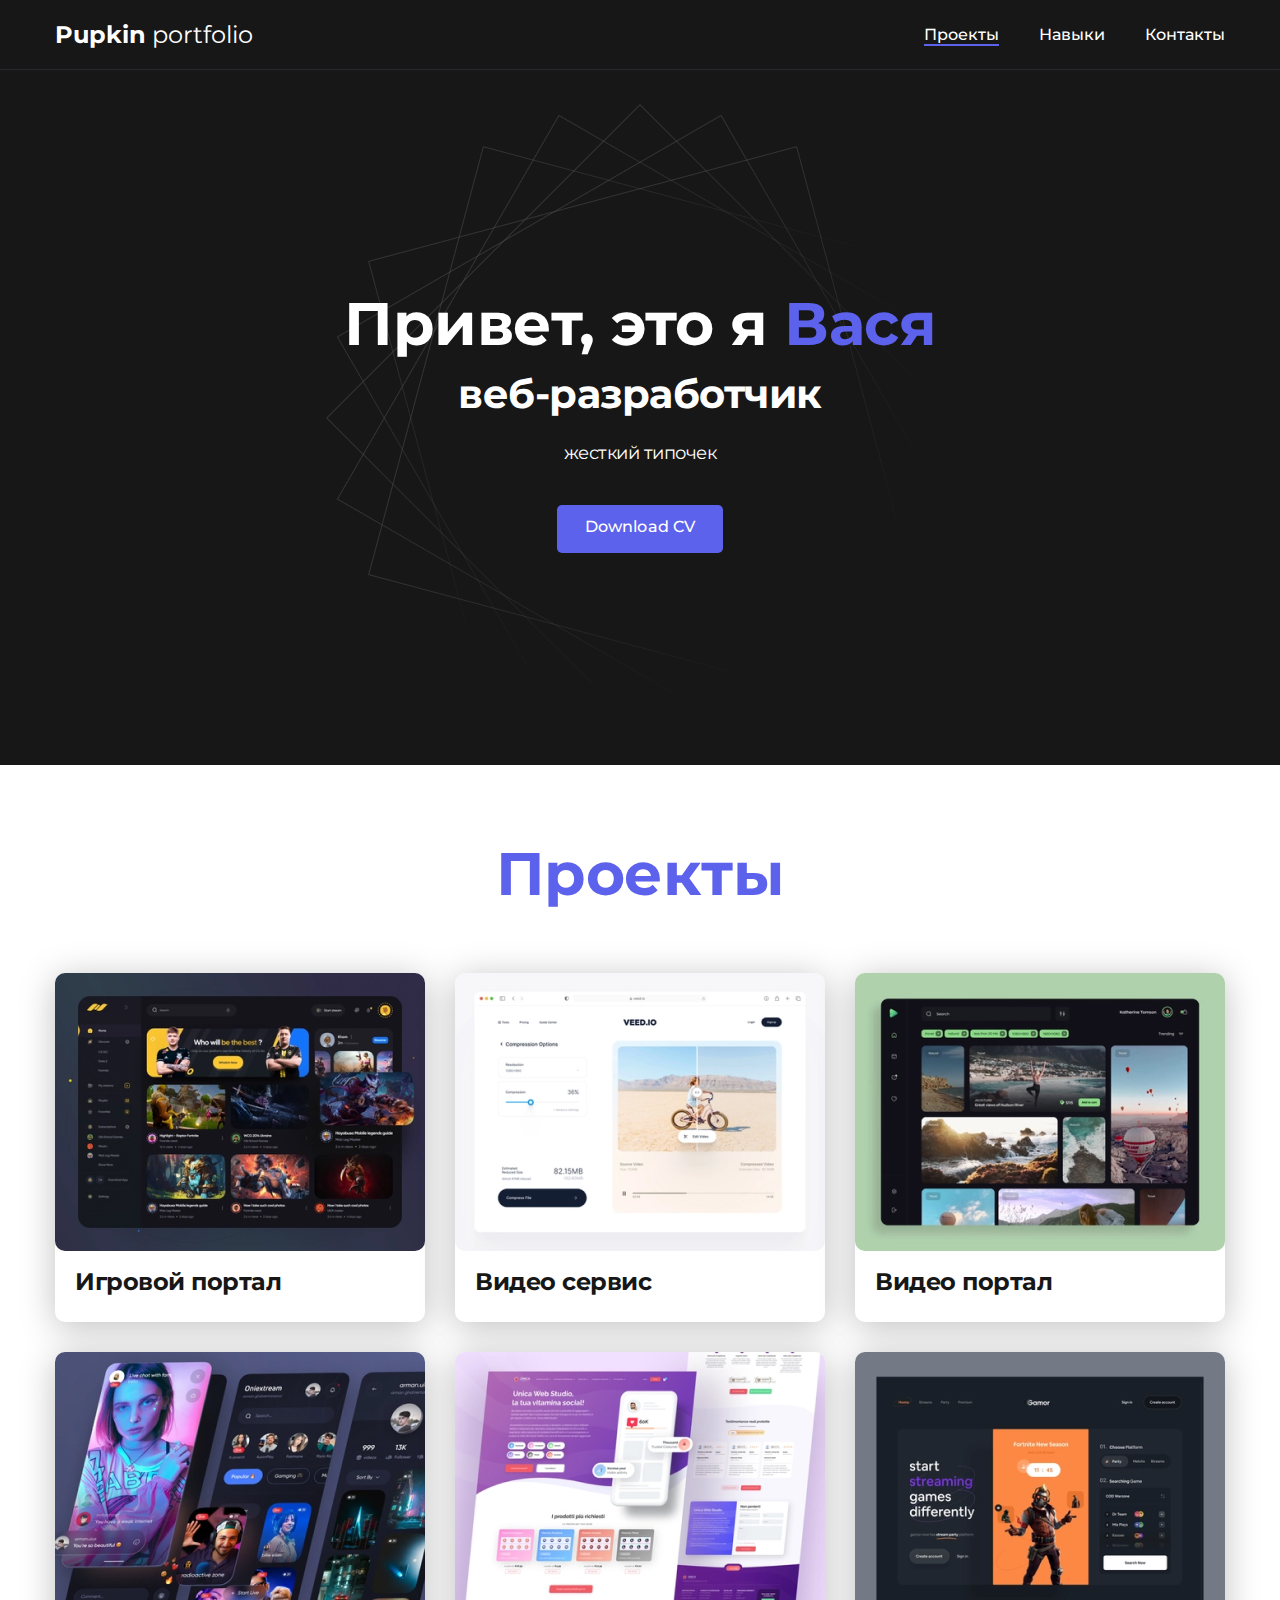
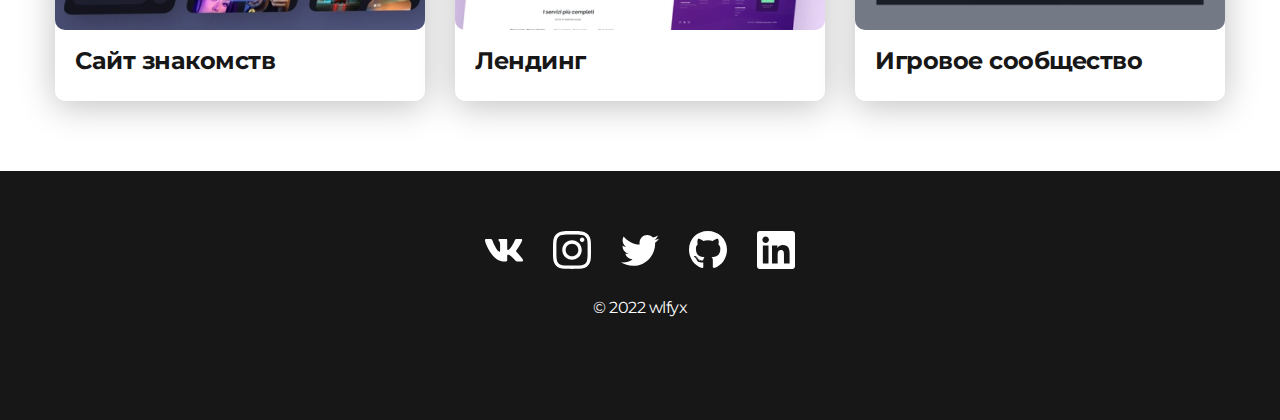
<file: index.html>
<!doctype html>
<html lang="ru">
<head>
    <meta charset="UTF-8">
    <meta http-equiv="X-UA-Compatible" content="IE=edge">
    <meta name="viewport" content="width=device-width, initial-scale=1.0">

    <title>Вася Пупкин</title>
    <link rel="stylesheet" href="./css/main.css">
</head>
<body>
    <nav class="nav">
        <div class="container">
            <div class="nav-row">
                <a href="./index.html" class="logo"><strong>Pupkin</strong> portfolio</a>
                <ul class="nav-list">
                    <li class="nav-list__item"><a href="./index.html" class="nav-list__link nav-list__link--active">Проекты</a></li>
                    <li class="nav-list__item"><a href="./skills.html" class="nav-list__link">Навыки</a></li>
                    <li class="nav-list__item"><a href="./contacts.html" class="nav-list__link">Контакты</a></li>
                </ul>
            </div>
        </div>
    </nav>
    <header class="header">
            <div class="header__wrapper">
                <h1 class="header__title">
                    <strong>Привет, это я <em>Вася</em></strong><br>
                    веб-разработчик
                </h1>
                <div class="header__text">
                    <p>жесткий типочек</p>
                </div>
                <a href="#!" class="btn">Download CV</a>
            </div>
    </header>
    <main class="section">
        <div class="container">
            <h2 class="title-1">Проекты</h2>
            <ul class="projects">
                <li class="project">
                    <a href="./project-page.html" class="project__link">
                        <img src="./img/projects/01.jpg" alt="project image" class="project__img">
                        <h3 class="project__title">Игровой портал</h3>
                    </a>
                </li>
                <li class="project">
                    <a href="./project-page.html" class="project__link">
                        <img src="./img/projects/02.jpg" alt="project image" class="project__img">
                        <h3 class="project__title">Видео сервис</h3>
                    </a>
                </li>
                <li class="project">
                    <a href="./project-page.html" class="project__link">
                        <img src="./img/projects/03.jpg" alt="project image" class="project__img">
                        <h3 class="project__title">Видео портал</h3>
                    </a>
                </li>
                <li class="project">
                    <a href="./project-page.html" class="project__link">
                        <img src="./img/projects/04.jpg" alt="project image" class="project__img">
                        <h3 class="project__title">Сайт знакомств</h3>
                    </a>
                </li>
                <li class="project">
                    <a href="./project-page.html" class="project__link">
                        <img src="./img/projects/05.jpg" alt="project image" class="project__img">
                        <h3 class="project__title">Лендинг</h3>
                    </a>
                </li>
                <li class="project">
                    <a href="./project-page.html" class="project__link">
                        <img src="./img/projects/06.jpg" alt="project image" class="project__img">
                        <h3 class="project__title">Игровое сообщество</h3>
                    </a>
                </li>
            </ul>
        </div>
    </main>
    <footer class="footer">
        <div class="container">
            <div class="footer__wrapper">
                <ul class="social">
                    <li class="social__item">
                        <a href="#!" class="social__link">
                            <img src="./img/icons/vk.svg" alt="" class="social__img">
                        </a>
                    </li>
                    <li class="social__item">
                        <a href="#!" class="social__link">
                            <img src="./img/icons/instagram.svg" alt="" class="social__img">
                        </a>
                    </li>
                    <li class="social__item">
                        <a href="#!" class="social__link">
                            <img src="./img/icons/twitter.svg" alt="" class="social__img">
                        </a>
                    </li>
                    <li class="social__item">
                        <a href="#!" class="social__link">
                            <img src="./img/icons/gitHub.svg" alt="" class="social__img">
                        </a>
                    </li>
                    <li class="social__item">
                        <a href="#!" class="social__link">
                            <img src="./img/icons/linkedIn.svg" alt="" class="social__img">
                        </a>
                    </li>
                </ul>
                <div class="copyright">
                    <p>© 2022 wlfyx</p>
                </div>
            </div>
        </div>
    </footer>
</body>
</html>
</file>
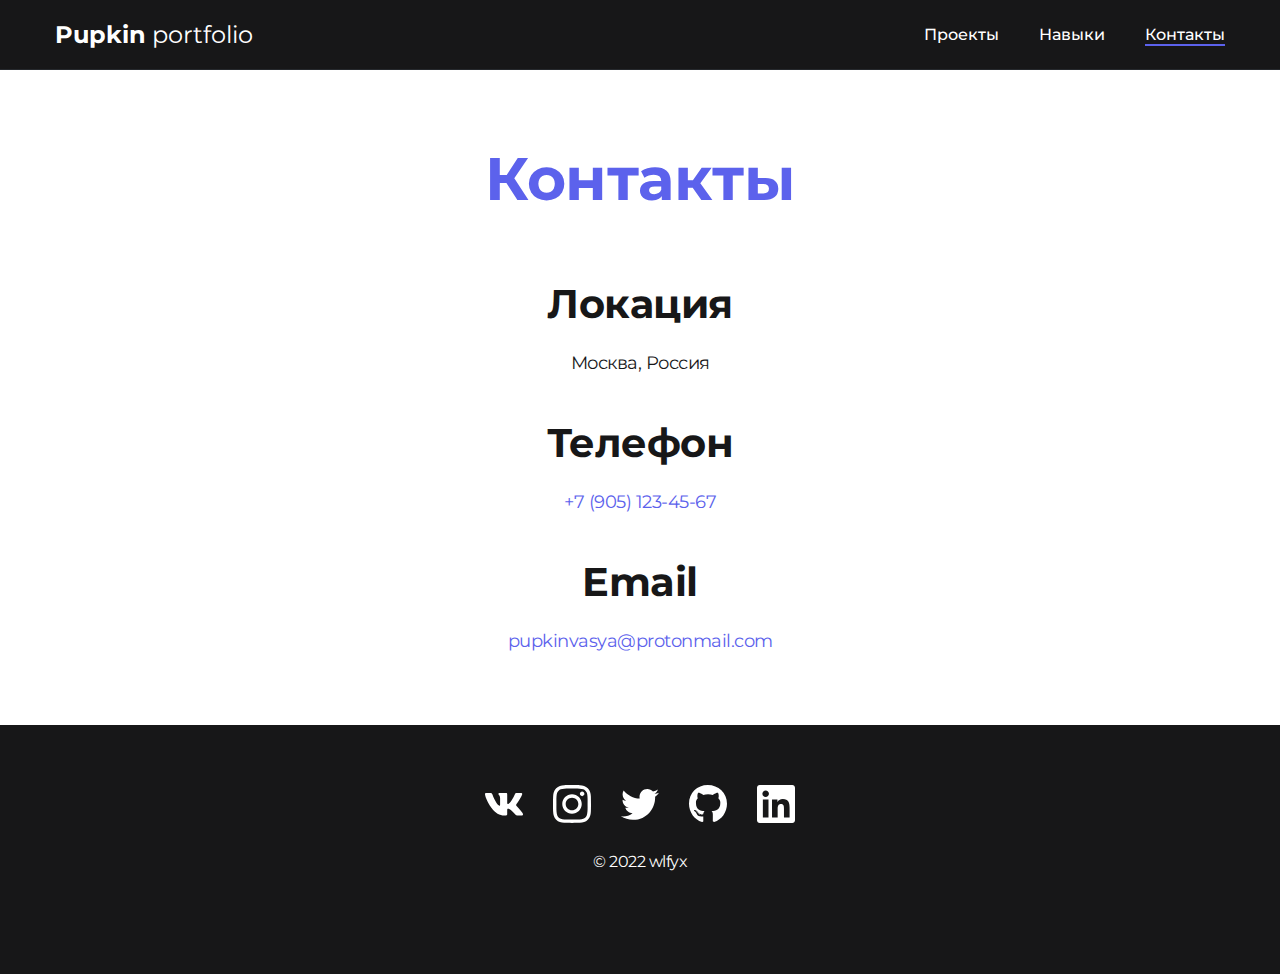
<file: contacts.html>
<!doctype html>
<html lang="ru">
<head>
    <meta charset="UTF-8">
    <meta http-equiv="X-UA-Compatible" content="IE=edge">
    <meta name="viewport" content="width=device-width, initial-scale=1.0">

    <title>Контакты</title>
    <link rel="stylesheet" href="./css/main.css">
</head>
<body>
    <nav class="nav">
        <div class="container">
            <div class="nav-row">
                <a href="./index.html" class="logo"><strong>Pupkin</strong> portfolio</a>
                <ul class="nav-list">
                    <li class="nav-list__item"><a href="./index.html" class="nav-list__link">Проекты</a></li>
                    <li class="nav-list__item"><a href="./skills.html" class="nav-list__link">Навыки</a></li>
                    <li class="nav-list__item"><a href="./contacts.html" class="nav-list__link nav-list__link--active">Контакты</a></li>
                </ul>
            </div>
        </div>
    </nav>
    <main class="section">
        <div class="container">
            <h1 class="title-1">Контакты</h1>
            <ul class="content-list">
                <li class="content-list__item"><h2 class="title-2">Локация</h2>
                    <p>Москва, Россия</p>
                </li>
                <li class="content-list__item"><h2 class="title-2">Телефон</h2>
                    <p> <a href="tel:+79051234567">+7 (905) 123-45-67</a></p>
                </li>
                <li class="content-list__item"><h2 class="title-2">Email</h2>
                    <p> <a href="mailto:webdev@protonmail.com">pupkinvasya@protonmail.com</a></p>
                </li>
            </ul>
        </div>
    </main>
    <footer class="footer">
        <div class="container">
            <div class="footer__wrapper">
                <ul class="social">
                    <li class="social__item">
                        <a href="#!" class="social__link">
                            <img src="./img/icons/vk.svg" alt="" class="social__img">
                        </a>
                    </li>
                    <li class="social__item">
                        <a href="#!" class="social__link">
                            <img src="./img/icons/instagram.svg" alt="" class="social__img">
                        </a>
                    </li>
                    <li class="social__item">
                        <a href="#!" class="social__link">
                            <img src="./img/icons/twitter.svg" alt="" class="social__img">
                        </a>
                    </li>
                    <li class="social__item">
                        <a href="#!" class="social__link">
                            <img src="./img/icons/gitHub.svg" alt="" class="social__img">
                        </a>
                    </li>
                    <li class="social__item">
                        <a href="#!" class="social__link">
                            <img src="./img/icons/linkedIn.svg" alt="" class="social__img">
                        </a>
                    </li>
                </ul>
                <div class="copyright">
                    <p>© 2022 wlfyx</p>
                </div>
            </div>
        </div>
    </footer>
</body>
</html>
</file>
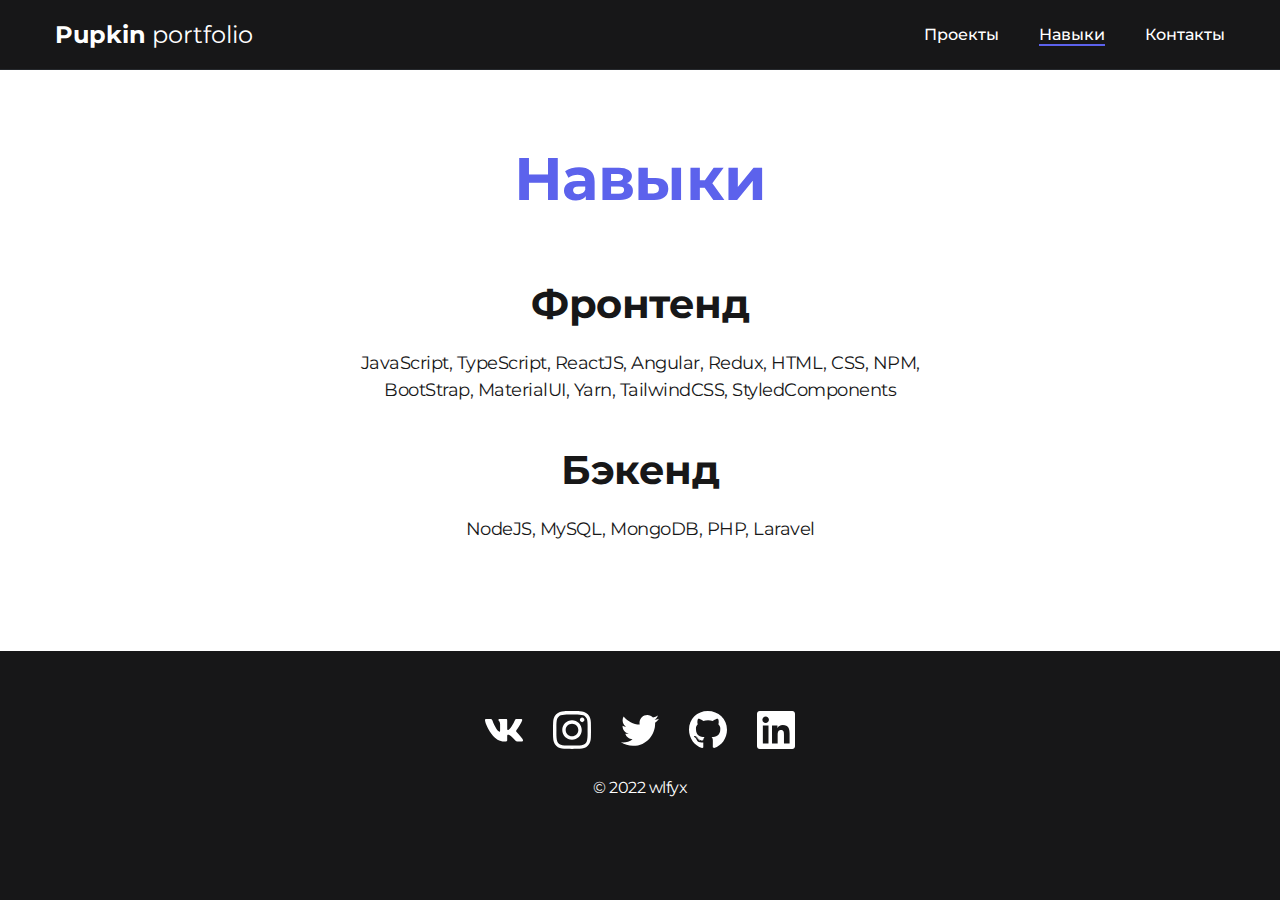
<file: skills.html>
<!doctype html>
<html lang="ru">
<head>
    <meta charset="UTF-8">
    <meta http-equiv="X-UA-Compatible" content="IE=edge">
    <meta name="viewport" content="width=device-width, initial-scale=1.0">

    <title>Навыки</title>
    <link rel="stylesheet" href="./css/main.css">
</head>
<body>
    <nav class="nav">
        <div class="container">
            <div class="nav-row">
                <a href="./index.html" class="logo"><strong>Pupkin</strong> portfolio</a>
                <ul class="nav-list">
                    <li class="nav-list__item"><a href="./index.html" class="nav-list__link">Проекты</a></li>
                    <li class="nav-list__item"><a href="./skills.html" class="nav-list__link nav-list__link--active">Навыки</a></li>
                    <li class="nav-list__item"><a href="./contacts.html" class="nav-list__link">Контакты</a></li>
                </ul>
            </div>
        </div>
    </nav>
    <main class="section">
        <div class="container">
            <h1 class="title-1">Навыки</h1>
            <ul class="content-list">
                <li class="content-list__item"><h2 class="title-2">Фронтенд</h2>
                    <p>JavaScript, TypeScript, ReactJS, Angular, Redux, HTML, CSS, NPM, BootStrap, MaterialUI, Yarn, TailwindCSS, StyledComponents</p>
                </li>
                <li class="content-list__item"><h2 class="title-2">Бэкенд</h2>
                    <p>NodeJS, MySQL, MongoDB, PHP, Laravel</p>
                </li>
            </ul>
        </div>
    </main>
    <footer class="footer">
        <div class="container">
            <div class="footer__wrapper">
                <ul class="social">
                    <li class="social__item">
                        <a href="#!" class="social__link">
                            <img src="./img/icons/vk.svg" alt="" class="social__img">
                        </a>
                    </li>
                    <li class="social__item">
                        <a href="#!" class="social__link">
                            <img src="./img/icons/instagram.svg" alt="" class="social__img">
                        </a>
                    </li>
                    <li class="social__item">
                        <a href="#!" class="social__link">
                            <img src="./img/icons/twitter.svg" alt="" class="social__img">
                        </a>
                    </li>
                    <li class="social__item">
                        <a href="#!" class="social__link">
                            <img src="./img/icons/gitHub.svg" alt="" class="social__img">
                        </a>
                    </li>
                    <li class="social__item">
                        <a href="#!" class="social__link">
                            <img src="./img/icons/linkedIn.svg" alt="" class="social__img">
                        </a>
                    </li>
                </ul>
                <div class="copyright">
                    <p>© 2022 wlfyx</p>
                </div>
            </div>
        </div>
    </footer>
</body>
</html>
</file>
<file: css/main.css>
@import "./reset.css";
@import url('https://fonts.googleapis.com/css2?family=DM+Sans:wght@400;500;700&family=Poppins:wght@400;500;700&display=swap');
@import url('https://fonts.googleapis.com/css2?family=Montserrat:wght@400;500;700&display=swap');

/*
font-family: 'DM Sans', sans-serif;
font-family: 'Poppins', sans-serif;
font-family: 'Montserrat', sans-serif;
*/

:root {
    --black: #171718;
    --black-border: #26292D;
    --white: #fff;
    --purple: #5C62EC;

    --dark-bg: var(--black);
    --dark-border: var(--black-border);
    --header-text: var(--white);
    --accent: var(--purple);
}

html, body {
    font-family: 'Montserrat', sans-serif;
    letter-spacing: -0.5px;
    height: 100%;
    display: flex;
    flex-direction: column;
}

.container {
    margin: 0 auto;
    padding: 0 15px;
    max-width: 1200px;
}

.section {
    padding: 70px 0;
}

.title-1 {
    margin-bottom: 60px;

    font-size: 60px;
    line-height: 1.3;
    color: var(--accent);
    font-weight: 700;
    text-align: center;
}

.title-2 {
    margin-bottom: 20px;

    font-weight: 700;
    font-size: 40px;
    line-height: 1.3;

    color: var(--black);
}

.nav {
    padding: 20px 0;
    border-bottom: 1px solid var(--dark-border);
    background-color: var(--dark-bg);
    color: var(--header-text);
    letter-spacing: normal;
}

.nav-row {
    display: flex;
    justify-content: space-between;
    align-items: center;
    column-gap: 30px;
    row-gap: 20px;
    flex-wrap: wrap;
}

.logo {
    color: var(--header-text);
    font-size: 24px;
    font-weight: 400;
}

.logo strong {
    font-weight: 700;
}

.nav-list {
    display: flex;
    align-items: center;
    column-gap: 40px;
    font-size: 16px;
    font-weight: 500;
}


.nav-list__link {
    color: var(--header-text);
    transition: opacity 0.2s ease-in;
}

.nav-list__link:hover {
    opacity: 0.8;
}

.nav-list__link--active {
    position: relative;
}

.nav-list__link--active::before {
    content: "";

    position: absolute;
    left: 0;
    top: 100%;

    display: block;
    height: 2px;
    width: 100%;
    background-color: var(--accent);
}

.header {
    padding: 40px 0;
    min-height: 695px;

    display: flex;
    justify-content: center;
    align-items: center;
    text-align: center;

    background-color: var(--dark-bg);
    background-image: url(./../img/header-bg.png);
    background-repeat: no-repeat;
    background-size: auto;
    background-position: center;
    color: var(--header-text);

}

.header__wrapper {
        padding: 0 15px;
        max-width: 660px;
}

.header__title {
    margin-bottom: 20px;
    font-weight: 700;
    font-size: 40px;
    line-height: 1.4;
}

.header__title strong {
    font-size: 60px;
    font-weight: inherit;
}

.header__title em {
    font-style: normal;
    color: var(--accent);
}

.header__text {
    margin-bottom: 40px;
    font-size: 18px;
    line-height: 1.333;
}

.header__text p+p {
    margin-top: 0.5em;
}

.btn {
    display: inline-block;
    height: 48px;
    padding: 12px 28px;
    border-radius: 5px;
    background-color: var(--accent);
    color: var(--white);
    letter-spacing: 0.15px;
    font-size: 16px;
    font-weight: 500;

    transition: opacity 0.2s ease-in;
}

.btn:hover {
    opacity: 0.8;
}

.btn:active {
    position: relative;
    top: 1px;
}

.projects {
    display: flex;
    column-gap: 30px;
    row-gap: 30px;
    flex-wrap: wrap;
    justify-content: center;
}

.project {
    max-width: 370px;
    background-color: var(--white);
    box-shadow: 0px 5px 35px rgba(0, 0, 0, 0.25);
    border-radius: 10px;
}

.project__img {
    border-radius: 10px;
}

.project__title {
    padding: 15px 20px 25px;


    font-weight: 700;
    font-size: 24px;
    line-height: 1.3;

    color: var(--black);
}

.content-list {
    margin: 0 auto;
    max-width: 570px;
    display: flex;
    flex-direction: column;
    align-items: center;
    row-gap: 40px;
    text-align: center;
}

.content-list a {
    color: var(--accent);
}

.content-list__item {
    font-weight: 400;
    font-size: 18px;
    line-height: 1.5;

    color: var(--black);
}

.content-list__item p + p {
    margin-top: 0.5em;
}


.footer {
    margin-top: auto;
    padding-top: 60px;
    padding-bottom: 50px;
    background-color: var(--dark-bg);
    color: var(--white);
}

.footer__wrapper {
    display: flex;
    flex-direction: column;
    align-items: center;
    row-gap: 27px;
}

.social {
    display: flex;
    align-items: center;
    column-gap: 30px;
}

.social__item {
}


.copyright {
    font-weight: 400;
    font-size: 16px;
    line-height: 1.5;

    text-align: center;
    letter-spacing: -0.5px;

    color: var(--white);

    padding-bottom: 50px;
}

@media (max-width: 620px) {
    .header {

    }

    .header__title {
        font-size: 30px;
    }
    .header__title strong {
        font-size: 40px;
    }
}
</file>
